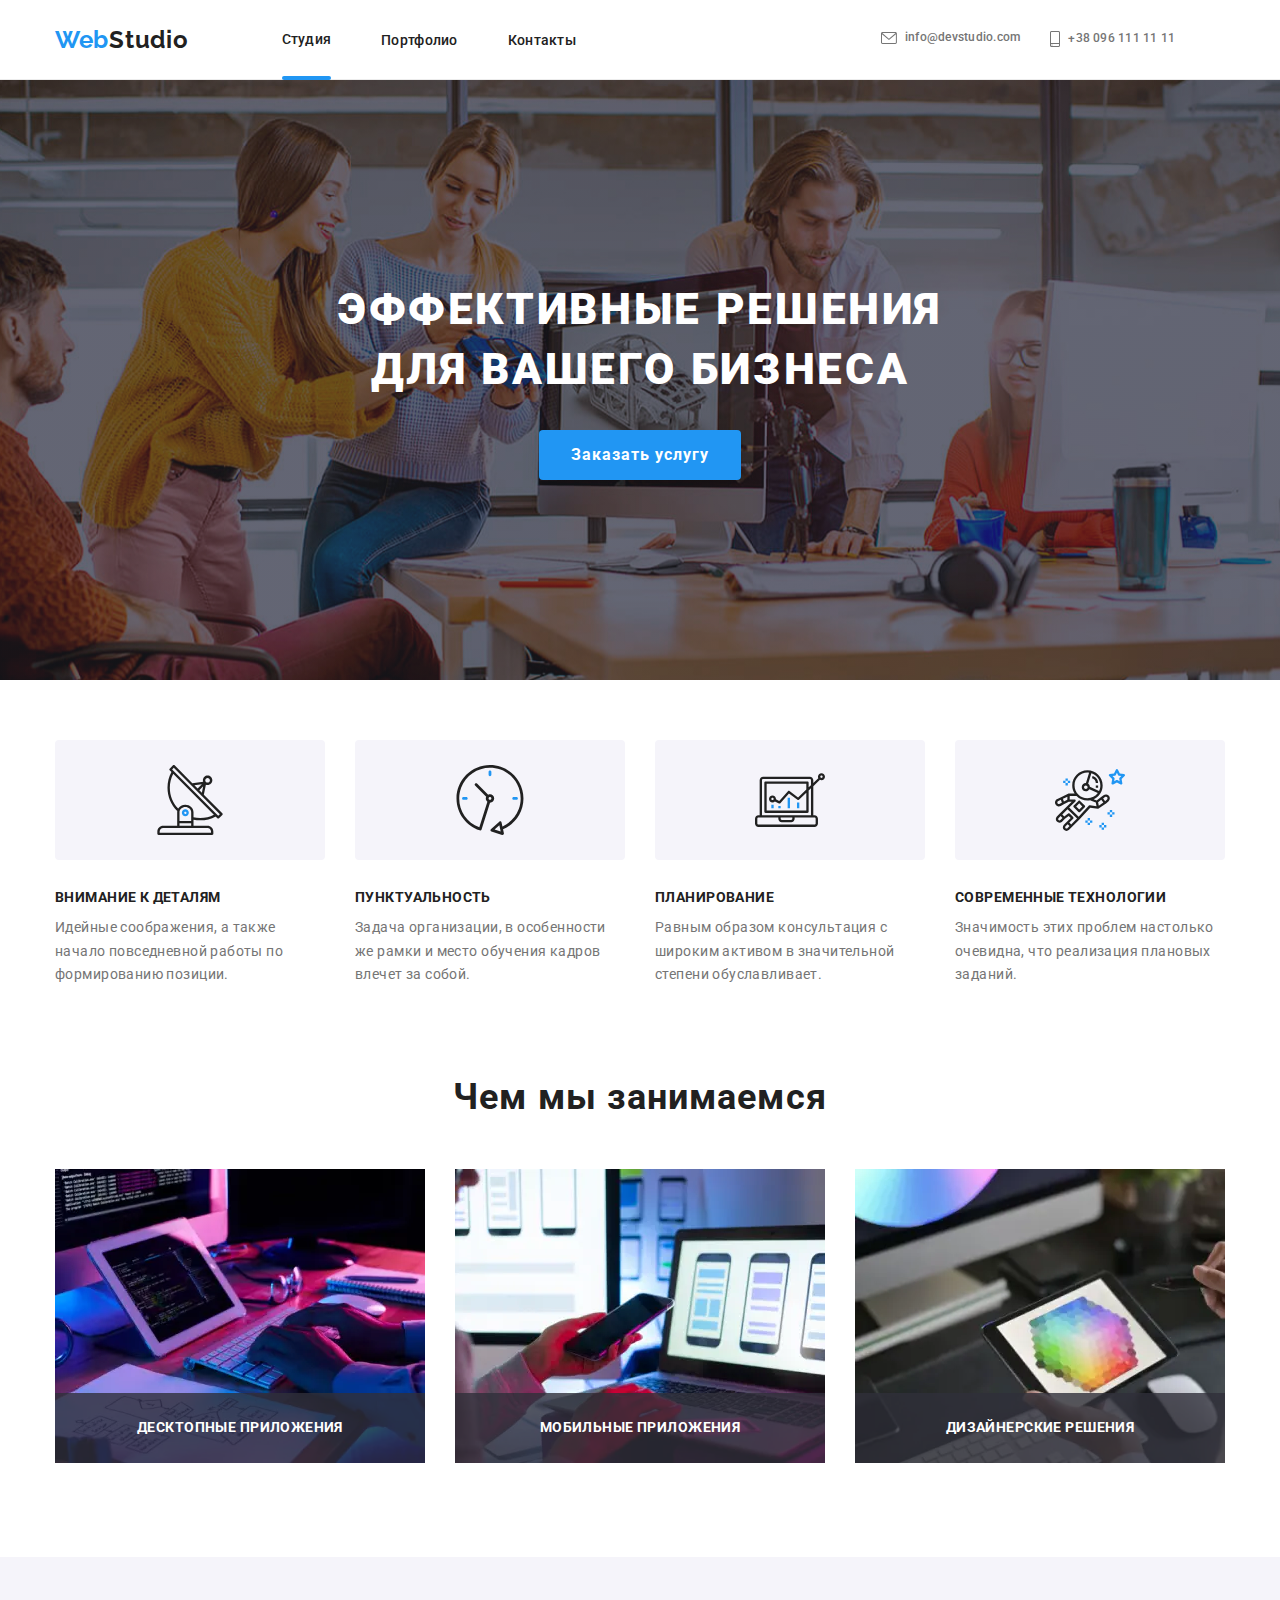
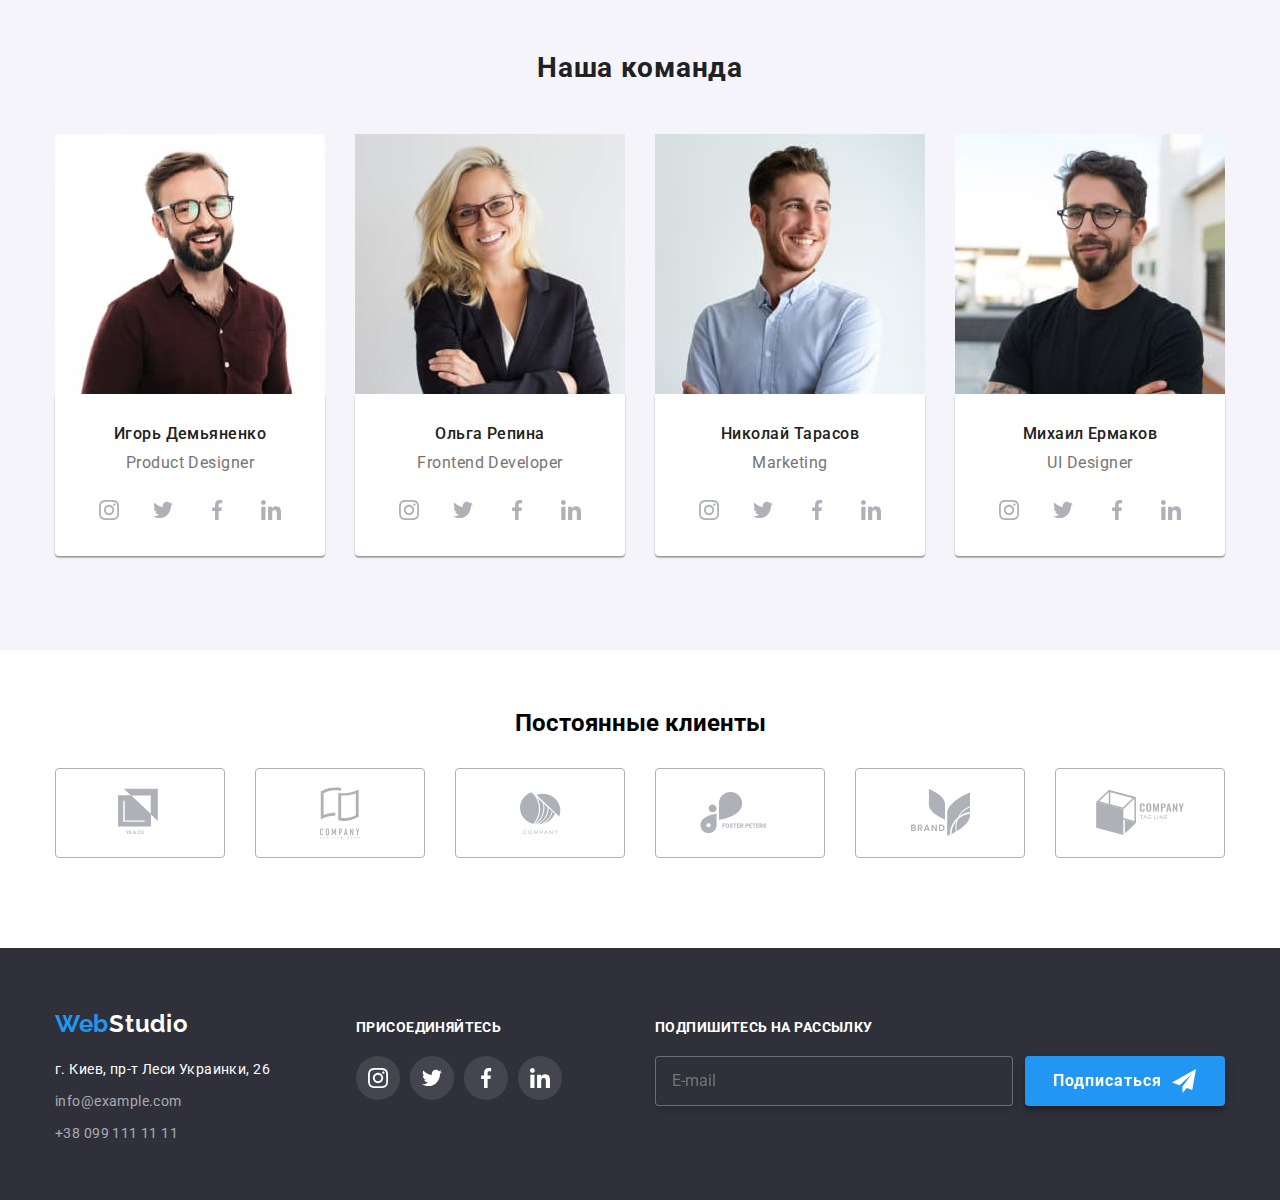
<file: index.html>
<!DOCTYPE html>
<html lang="ru">

<head>
    <meta charset="UTF-8" />
    <meta name="viewport" content="width=device-width, initial-scale=1.0" />
    <title lang="en">WeB Studio</title>
    <link rel="stylesheet"
        href="https://cdnjs.cloudflare.com/ajax/libs/modern-normalize/1.0.0/modern-normalize.min.css">
    <link rel="preconnect" href="https://fonts.gstatic.com">
    <link
        href="https://fonts.googleapis.com/css2?family=Raleway:wght@700&family=Roboto:wght@400;500;700;900&display=swap"
        rel="stylesheet">
    <link rel="stylesheet" href="./css/main.min.css">
</head>

<body>

    <!--Шапка-->


      <header class="header">
        <div class="container ">

            <nav class="navigation">
                <a href="#" class="logo logo-black"><span class="logo-header">Web</span>Studio</a>

                <!-- MOBILE -->
                <button type="button" class="menu-button is-open" aria-expanded="false" aria-controls="menu-container"
                    data-menu-button>
                    <svg width=" 40px" height="40px" aria-label="Переключатель мобильного меню">
                        <use class="icon-menu-mobile" href="./images/sprite.svg#icon-menu_mobile"></use>
                        <use class="icon-close-mobile" href="./images/sprite.svg#icon-close_mobile"></use>
                    </svg>
                </button>

                <div class="menu-container" id="menu-container is-open" data-menu>

                    <ul class="navigation-list">
                        <li class="navigation-list-item">
                            <a href="" class="navigation-list-link blue-border">Студия</a>
                        </li>
                        <li class="navigation-list-item">
                            <a href="portfolio.html" class="navigation-list-link ">Портфолио</a>
                        </li>
                        <li class="navigation-list-item">
                            <a href="" class="navigation-list-link">Контакты</a>
                        </li>
                    </ul>

                    

                     <!-- <div class="container-navigation-right"> -->

                         <ul class="navigation-list-information">

                            <div class="container-navigation-right">

                          <li class="navigation-list-item-link">
                            <div class="container-mail">
                            <a href="mailto:info@devstudio.com" class="header-mail">info@devstudio.com
                                <svg class="logo-link" width=16px height=12px>
                                    <use href="./images/sprite.svg#icon-mail"></use>
                                </svg>
                            </a>
                            </div>
                        </li>

                        <li class="navigation-list-item">
                            <div class="container-telefon">
                            <a href="tel:+380961111111" class="header-tel">+38 096 111 11 11
                                <svg class="logo-link" width=10px height=16px>
                                    <use href="./images/sprite.svg#icon-telefon"></use>
                                </svg>
                            </a>
                        </li>

                        </div>

                        </ul>
                     <!-- </div> -->

                       
                    
                </div>

            </nav>
        </div>

    </header>

    <!-- Герой -->
    <main>

         <section class="hero">
            <div class="container">

                <div class="container-title">
                    <h1 class="hero-title">Эффективные решения<br> для вашего бизнеса</h1>
                </div>

                <div class="container-link">
                    <button type="button" class="hero-link" data-modal-open>Заказать услугу</button>
                </div>

            </div>
        </section>

        <!-- Цели -->
         <section class="object">
            <div class="container">
                <h2 class="visually-hidden">Цели</h2>
                <ul class="object-list">
                    <div class="container-pack">
                <li class="object-list-item margin">
                        <div class="container-object">
                            <svg class="object-link" width="70px" height="70px">
                                <use href="./images/sprite.svg#icon-antenna"></use>
                            </svg>
                        </div>
                        <h3 class="object-list-title">Внимание к деталям</h3>
                        <p class="object-list-text">
                            Идейные соображения, а также начало повседневной работы по
                            формированию позиции.
                        </p>
                    </li>
                    <li class="object-list-item margin">
                        <div class="container-object">
                            <svg class="object-link" width="70px" height="70px">
                                <use href="./images/sprite.svg#icon-clock"></use>
                            </svg>
                        </div>
                        <h3 class="object-list-title">Пунктуальность</h3>
                        <p class="object-list-text">
                            Задача организации, в особенности же рамки и место обучения кадров
                            влечет за собой.
                        </p>
                    </li>
                    <li class="object-list-item margin">
                        <div class="container-object">
                            <svg class="object-link" width="70px" height="70px">
                                <use href="./images/sprite.svg#icon-computer"></use>
                            </svg>
                        </div>
                        <h3 class="object-list-title">Планирование</h3>
                        <p class="object-list-text">
                            Равным образом консультация с широким активом в значительной
                            степени обуславливает.
                        </p>
                    </li>
                    <li class="object-list-item margin">
                        <div class="container-object">
                            <svg class="object-link" width="70px" height="70px">
                                <use href="./images/sprite.svg#icon-humanstar"></use>
                            </svg>
                        </div>
                        <h3 class="object-list-title">Современные технологии</h3>
                        <p class="object-list-text">
                            Значимость этих проблем настолько очевидна, что реализация
                            плановых заданий.
                        </p>
                    </li>
                    </div>

                </ul>
            </div>

        </section>

        <!--Чем мы занимаемся-->

        <section class="lessons">
            <div class="container">
                <h2 class="lessons-title">Чем мы занимаемся</h2>

                <ul class="lessons-list">
                    <li class="lessons-list-item margin">

                     <picture class="command__list-picture">
                            <source srcset="./images/img.1-1x.webp 1x, ./images/img.1-2x.webp 2x"
                                media="(min-width: 1200px)" type="image/webp">
                            <source srcset="./images/img.1-1x.jpg 1x, ./images/img.1-2x.jpg 2x"
                                media="(min-width: 1200px)">
                            <img class="command-list-img" src="./images/img.1-1x.jpg" alt="печатает на клавиатуре" />
                     </picture>

                        <div class="container-lessons">
                            <p class="lessons-text">Десктопные приложения</p>
                        </div>
                    </li>
                    <li class="lessons-list-item margin">

                     <picture class="command__list-picture">
                            <source srcset="./images/img.2-1x.webp 1x, ./images/img.2-2x.webp 2x"
                                media="(min-width: 1200px)" type="image/webp">
                            <source srcset="./images/img.2-1x.jpg 1x, ./images/img.2-2x.jpg 2x"
                                media="(min-width: 1200px)">
                            <img class="command-list-img" src="./images/img.2-1x.jpg" alt="телефоны" />
                     </picture>

                        <div class="container-lessons">
                            <p class="lessons-text">Мобильные приложения</p>
                        </div>
                    </li>
                    <li class="lessons-list-item">

                     <picture class="command__list-picture">
                            <source srcset="./images/img.3-1x.webp 1x, ./images/img.3-2x.webp 2x"
                                media="(min-width: 1200px)" type="image/webp">
                            <source srcset="./images/img.3-1x.jpg 1x, ./images/img.3-2x.jpg 2x"
                                media="(min-width: 1200px)">
                            <img class="command-list-img" src="./images/img.3-1x.jpg" alt="планшет" />
                     </picture>         

                        <div class="container-lessons">
                            <p class="lessons-text">Дизайнерские решения</p>
                        </div>
                    </li>
                </ul>
            </div>

        </section>

        <!--Наша команда-->
        <section class="command">

            <div class="container">
                <h2 class="command-main-title">Наша команда</h2>
                
                <ul class="command-list">

                    <div class="container-command">
                        
                        <li class="command-list-item">


                        <picture class="command__list-picture">
                                    <source srcset="./images/person1-desktop.jpg 1x, ./images/person1-desktop@2x.jpg 2x"
                                        media="(min-width: 1200px)">
                                    <source srcset="./images/person1-tablet.jpg 1x, ./images/person1-tablet@2x.jpg 2x"
                                        media="(min-width: 768px)">
                                    <source srcset="./images/person1-mobile 1x, ./images/person1-mobile@2x.jpg 2x"
                                        media="(min-width: 468px)">
                                    <img class="command-list-img" src="./images/person1-mobile.jpg" alt="мужчина в очках" />
                        </picture>

                        <div class="container-profession">
                            <h3 class="command-title">Игорь Демьяненко</h3>
                            <p class="command-profession">Product Designer</p>
                            <div class="container-icon">
                                <ul class="command-list-icon">
                                    <li class="command-list-icon-item">
                                        <a class="command-list-link" href="">
                                            <svg class="command-list-icon" width="20px" height="20px">
                                                <use href="./images/sprite.svg#icon-instagram"></use>
                                            </svg>
                                        </a>
                                    </li>
                                    <li class="command-list-icon-item">
                                        <a class="command-list-link" href="">
                                            <svg class="command-list-icon" width="20px" height="20px">
                                                <use href="./images/sprite.svg#icon-twitter"></use>
                                            </svg>
                                        </a>
                                    </li>
                                    <li class="command-list-icon-item">
                                        <a class="command-list-link" href="">
                                            <svg class="command-list-icon" width="20px" height="20px">
                                                <use href="./images/sprite.svg#icon-facebook"></use>
                                            </svg>
                                        </a>
                                    </li>
                                    <li class="command-list-icon-item">
                                        <a class="command-list-link" href="">
                                            <svg class="command-list-icon" width="20px" height="20px">
                                                <use href="./images/sprite.svg#icon-linkedin"></use>
                                            </svg>
                                        </a>
                                    </li>
                                </ul>
                            </div>
                        </div>

                    <li class="command-list-item">
                        <picture class="command__list-picture">
                                    <source srcset="./images/person2-desktop.jpg 1x, ./images/person2-desktop@2x.jpg 2x"
                                        media="(min-width: 1200px)">
                                    <source srcset="./images/person2-tablet.jpg 1x, ./images/person2-tablet@2x.jpg 2x"
                                        media="(min-width: 768px)">
                                    <source srcset="./images/person2-mobile 1x, ./images/person2-mobile@2x.jpg 2x"
                                        media="(min-width: 468px)">
                                    <img class="command-list-img" src="./images/person2-mobile.jpg" alt="блондинка" />
                        </picture>
                        <div class="container-profession">
                            <h3 class="command-title">Ольга Репина</h3>
                            <p class="command-profession">Frontend Developer</p>
                            <div class="container-icon">
                                <ul class="command-list-icon">
                                    <li class="command-list-icon-item">
                                        <a class="command-list-link" href="">
                                            <svg class="command-list-icon" width="20px" height="20px">
                                                <use href="./images/sprite.svg#icon-instagram"></use>
                                            </svg>
                                        </a>
                                    </li>
                                    <li class="command-list-icon-item">
                                        <a class="command-list-link" href="">
                                            <svg class="command-list-icon" width="20px" height="20px">
                                                <use href="./images/sprite.svg#icon-twitter"></use>
                                            </svg>
                                        </a>
                                    </li>
                                    <li class="command-list-icon-item">
                                        <a class="command-list-link" href="">
                                            <svg class="command-list-icon" width="20px" height="20px">
                                                <use href="./images/sprite.svg#icon-facebook"></use>
                                            </svg>
                                        </a>
                                    </li>
                                    <li class="command-list-icon-item">
                                        <a class="command-list-link" href="">
                                            <svg class="command-list-icon" width="20px" height="20px">
                                                <use href="./images/sprite.svg#icon-linkedin"></use>
                                            </svg>
                                        </a>
                                    </li>
                                </ul>
                            </div>
                        </div>

                    </li>
                    <li class="command-list-item">

                        <picture class="command__list-picture">
                                    <source srcset="./images/person3-desktop.jpg 1x, ./images/person3-desktop@2x.jpg 2x"
                                        media="(min-width: 1200px)">
                                    <source srcset="./images/person3-tablet.jpg 1x, ./images/person3-tablet@2x.jpg 2x"
                                        media="(min-width: 768px)">
                                    <source srcset="./images/person3-mobile 1x, ./images/person3-mobile@2x.jpg 2x"
                                        media="(min-width: 468px)">
                                    <img class="command-list-img" src="./images/person3-mobile.jpg" alt="парень в рубашке" />
                        </picture>

                        <div class="container-profession">
                            <h3 class="command-title">Николай Тарасов</h3>
                            <p class="command-profession">Marketing</p>
                            <div class="container-icon">
                                <ul class="command-list-icon">
                                    <li class="command-list-icon-item">
                                        <a class="command-list-link" href="">
                                            <svg class="command-list-icon" width="20px" height="20px">
                                                <use href="./images/sprite.svg#icon-instagram"></use>
                                            </svg>
                                        </a>
                                    </li>
                                    <li class="command-list-icon-item">
                                        <a class="command-list-link" href="">
                                            <svg class="command-list-icon" width="20px" height="20px">
                                                <use href="./images/sprite.svg#icon-twitter"></use>
                                            </svg>
                                        </a>
                                    </li>
                                    <li class="command-list-icon-item">
                                        <a class="command-list-link" href="">
                                            <svg class="command-list-icon" width="20px" height="20px">
                                                <use href="./images/sprite.svg#icon-facebook"></use>
                                            </svg>
                                        </a>
                                    </li>
                                    <li class="command-list-icon-item">
                                        <a class="command-list-link" href="">
                                            <svg class="command-list-icon" width="20px" height="20px">
                                                <use href="./images/sprite.svg#icon-linkedin"></use>
                                            </svg>
                                        </a>
                                    </li>
                                </ul>
                            </div>
                        </div>

                    </li>
                    <li class="command-list-item">
                        <picture class="command__list-picture">
                                    <source srcset="./images/person4-desktop.jpg 1x, ./images/person4-desktop@2x.jpg 2x"
                                        media="(min-width: 1200px)">
                                    <source srcset="./images/person4-tablet.jpg 1x, ./images/person4-tablet@2x.jpg 2x"
                                        media="(min-width: 768px)">
                                    <source srcset="./images/person4-mobile 1x, ./images/person4-mobile@2x.jpg 2x"
                                        media="(min-width: 468px)">
                                    <img class="command-list-img" src="./images/person4-mobile.jpg" alt="мужчина в черной футболке" />
                        </picture>
                        <div class="container-profession">
                            <h3 class="command-title">Михаил Ермаков</h3>
                            <p class="command-profession">UI Designer</p>
                            <div class="container-icon">
                                <ul class="command-list-icon">
                                    <li class="command-list-icon-item">
                                        <a class="command-list-link" href="">
                                            <svg class="command-list-icon" width="20px" height="20px">
                                                <use href="./images/sprite.svg#icon-instagram"></use>
                                            </svg>
                                        </a>
                                    </li>
                                    <li class="command-list-icon-item">
                                        <a class="command-list-link" href="">
                                            <svg class="command-list-icon" width="20px" height="20px">
                                                <use href="./images/sprite.svg#icon-twitter"></use>
                                            </svg>
                                        </a>
                                    </li>
                                    <li class="command-list-icon-item">
                                        <a class="command-list-link" href="">
                                            <svg class="command-list-icon" width="20px" height="20px">
                                                <use href="./images/sprite.svg#icon-facebook"></use>
                                            </svg>
                                        </a>
                                    </li>
                                    <li class="command-list-icon-item">
                                        <a class="command-list-link" href="">
                                            <svg class="command-list-icon" width="20px" height="20px">
                                                <use href="./images/sprite.svg#icon-linkedin"></use>
                                            </svg>
                                        </a>
                                    </li>
                                </ul>
                            </div>
                        </div>
                    </li>
                    </div>
 
                </ul>
            </div>


        </section>

        <!-- Clients -->

         <section class="company-clients">

            <div class="container">
                <h2 class="main_title">Постоянные клиенты</h2>

                <ul class="company-clients-list">

        
                    <li class="company-item">
                        <a href="#" class="company-link">
                            <svg class="company-svg" width="44" height="50">
                                <use href="./images/sprite.svg#icon-client-1"></use>
                            </svg>
                        </a>
                    </li>
                    <li class="company-item">
                        <a href="#" class="company-link">
                            <svg class="company-svg" width="40" height="52">
                                <use href="./images/sprite.svg#icon-client-2"></use>
                            </svg>
                        </a>
                    </li>
                    <li class="company-item">
                        <a href="#" class="company-link">
                            <svg class="company-svg" width="41" height="42.6">
                                <use href="./images/sprite.svg#icon-client-3"></use>
                            </svg>
                        </a>
                    </li>
                    <li class="company-item">
                        <a href="#" class="company-link">
                            <svg class="company-svg" width="79.7" height="42">
                                <use href="./images/sprite.svg#icon-client-4"></use>
                            </svg>
                        </a>
                    </li>
                    <li class="company-item">
                        <a href="#" class="company-link">
                            <svg class="company-svg" width="59" height="47">
                                <use href="./images/sprite.svg#icon-client-5"></use>
                            </svg>
                        </a>
                    </li>
                    <li class="company-item">
                        <a href="#" class="company-link">
                            <svg class="company-svg" width="88.5" height="45.5">
                                <use href="./images/sprite.svg#icon-client-6"></use>
                            </svg>
                        </a>
                    </li> 

                </ul>

            </div>

        </section> 

    </main>

      <!-- Футер -->

    <footer class="footer">

        <div class="container">

          <div class="container-all">
                        <div class="container-primary">

                <a href="#" class="logo-footer"><span class="logo">Web</span>Studio</a>

                <address class="address">
                    <ul class="address-list">
                        <li class="address-list-item">
                            <a class="address-list-link" href="https://goo.gl/maps/AcYd8yKNyFsXZPgV9" target="_blank"
                                rel="noreferrer noopener">г. Киев, пр-т Леси Украинки, 26</a>
                        </li>
                        <li class="address-list-item">
                            <a class="address-list-link" href="mailto:info@example.com">info@example.com</a>
                        </li>
                        <li class="address-list-item">
                            <a class="address-list-link" href="tel:+380991111111">+38 099 111 11 11</a>
                        </li>
                    </ul>
                </address>
            </div>


            <div class="container-secondary">

                <p class="join join-center">
                    Присоединяйтесь
                </p>

                <ul class="command-list-icon">
                    <li class="command-list-icon-item">
                        <a class="command-list-link night" href="">
                            <svg class="command-list-icon white" width="20px" height="20px">
                                <use href="./images/sprite.svg#icon-instagram"></use>
                            </svg>
                        </a>
                    </li>
                    <li class="command-list-icon-item">
                        <a class="command-list-link night" href="">
                            <svg class="command-list-icon white" width="20px" height="20px">
                                <use href="./images/sprite.svg#icon-twitter"></use>
                            </svg>
                        </a>
                    </li>
                    <li class="command-list-icon-item">
                        <a class="command-list-link night" href="">
                            <svg class="command-list-icon white" width="20px" height="20px">
                                <use href="./images/sprite.svg#icon-facebook"></use>
                            </svg>
                        </a>
                    </li>
                    <li class="command-list-icon-item">
                        <a class="command-list-link night" href="">
                            <svg class="command-list-icon white" width="20px" height="20px">
                                <use href="./images/sprite.svg#icon-linkedin"></use>
                            </svg>
                        </a>
                    </li>
                </ul>
            </div>
          </div>

  

            <div class="container-form">

                <p class="mailing join">
                    Подпишитесь на рассылку
                </p>

                <form action="#" class="footer-modal-form">

                    
                    <input type="email" name="email" placeholder="E-mail" class="footer-modal-input">
                    

                    <div class="container-button">
                        <button type="button" class="button-subscribe">Подписаться
                            <svg class="subscribe-icon" width="24px" height="24px">
                                <use href="./images/sprite.svg#icon-telegram"></use>
                            </svg>
                        </button>
                    </div>

                </form>
            </div>
        </div>

    </footer>

    <div class="backdrop is-hidden" data-modal>
        <div class="modal">
            <button type="button" class="close-btn" data-modal-close>
                <svg class="icon-btn" width="18px" height="18px">
                    <use href="./images/sprite.svg#icon-close"></use>
                </svg>
            </button>

            <div class="container-form-modal">

                <p class="form-modal-text">Оставьте свои данные, мы вам перезвоним</p>

                <form action="#" class="modal-form">

                    <label class="modal-form-label">Имя
                        <span class="modal-form-input-wrapper">
                            <input type="text" name="name" class="modal-form-input">
                            <span class="modal-form-name">
                                <svg class="modal-form-name-icon" width="18px" height="18px">
                                    <use href="./images/sprite.svg#icon-modal-name"></use>
                                </svg>
                            </span>
                        </span>
                    </label>


                    <label class="modal-form-label">Телефон
                        <span class="modal-form-input-wrapper">
                            <input type="tel" name="telefon" class="modal-form-input">
                            <span class="modal-form-name">
                                <svg class="modal-form-name-icon" width="18px" height="18px">
                                    <use href="./images/sprite.svg#icon-modal-telefon"></use>
                                </svg>
                            </span>
                        </span>

                    </label>

                    <label class="modal-form-label">Почта
                        <span class="modal-form-input-wrapper">
                            <input type="email" name="email" class="modal-form-input">
                            <span class="modal-form-name">
                                <svg class="modal-form-name-icon" width="18px" height="18px">
                                    <use href="./images/sprite.svg#icon-modal-email"></use>
                                </svg>
                            </span>
                        </span>
                    </label>

                    <label class="modal-form-label">Комментарий
                        <textarea class="modal-form-message" name="message" placeholder="Введите текст"></textarea>
                    </label>

                    <input id="policy" type="checkbox" name="user-policy" value="accept-policy"
                        class="modal-checkbox-policy visually-hidden">

                    <label for="policy" class="modal-input-policy">Соглашаюсь с рассылкой и принимаю&nbsp;<a href="#"
                            class="link-policy">Условия договора</a></label>

                    <button type="submit" class="modal-form-button">Отправить</button>
                </form>
            </div>

        </div>
    </div>
    <script src="./js/modal.js"></script>
    <script src="./js/menu.js"></script>
</body>

</html>
</file>
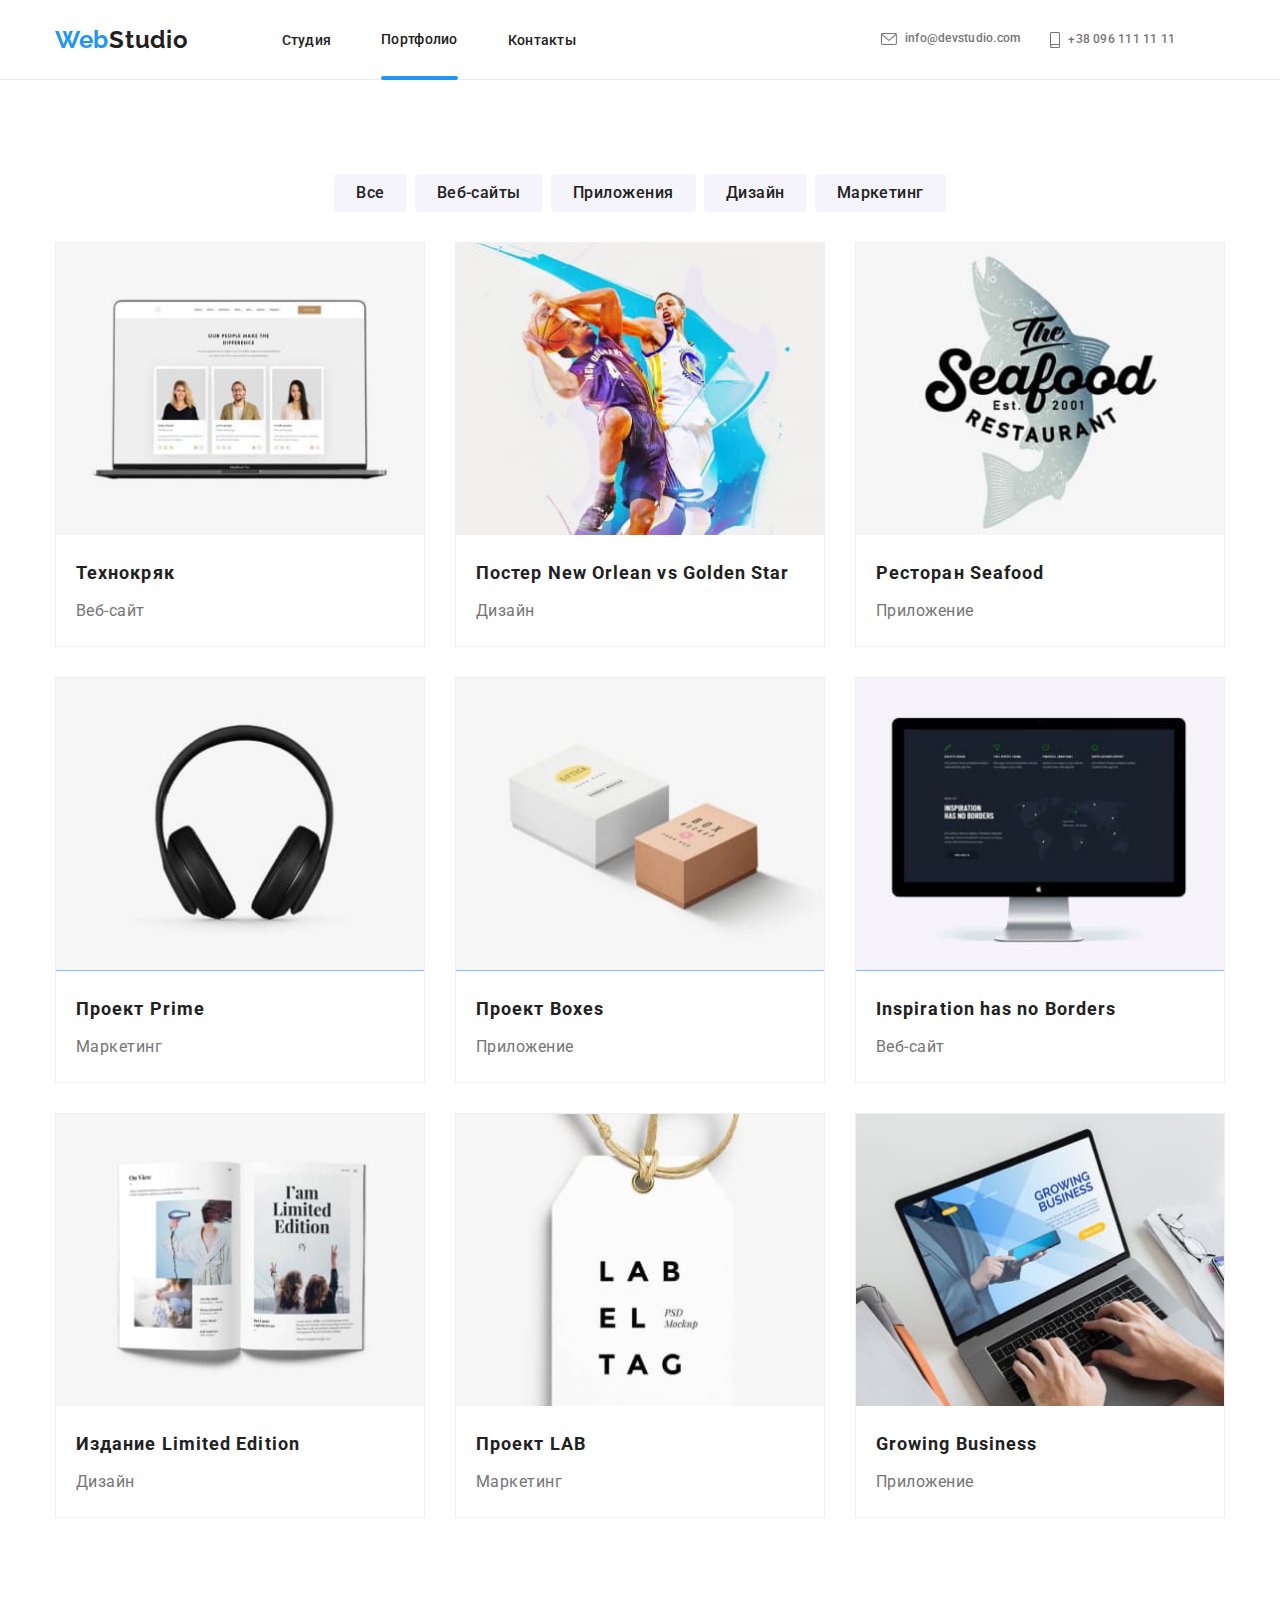
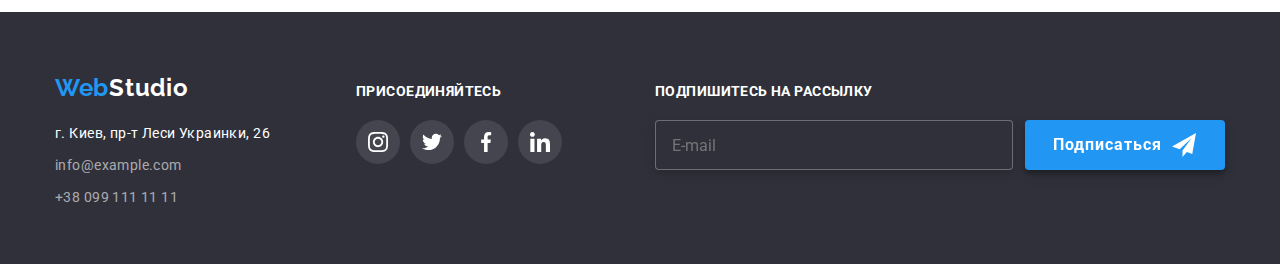
<file: portfolio.html>
<!DOCTYPE html>
<html lang="ru">

<head>
    <meta charset="UTF-8" />
    <meta name="viewport" content="width=device-width, initial-scale=1.0" />
    <title lang="en">WeB Studio</title>
    <link rel="stylesheet"
        href="https://cdnjs.cloudflare.com/ajax/libs/modern-normalize/1.0.0/modern-normalize.min.css" />
    <link rel="preconnect" href="https://fonts.gstatic.com" />
    <link
        href="https://fonts.googleapis.com/css2?family=Raleway:wght@700&family=Roboto:wght@400;500;700;900&display=swap"
        rel="stylesheet" />
        <link rel="stylesheet" href="./css/main.min.css">
</head>

<body>

    <!--Шапка-->

      <header class="header">
        <div class="container ">

            <nav class="navigation">
                <a href="#" class="logo logo-black"><span class="logo-header">Web</span>Studio</a>

                <!-- MOBILE -->
                <button type="button" class="menu-button is-open" aria-expanded="false" aria-controls="menu-container"
                    data-menu-button>
                    <svg width=" 40px" height="40px" aria-label="Переключатель мобильного меню">
                        <use class="icon-menu-mobile" href="./images/sprite.svg#icon-menu_mobile"></use>
                        <use class="icon-close-mobile" href="./images/sprite.svg#icon-close_mobile"></use>
                    </svg>
                </button>

                <div class="menu-container" id="menu-container is-open" data-menu>

                    <ul class="navigation-list">
                        <li class="navigation-list-item">
                            <a href="index.html" class="navigation-list-link">Студия</a>
                        </li>
                        <li class="navigation-list-item">
                            <a href="portfolio.html" class="navigation-list-link blue-border">Портфолио</a>
                        </li>
                        <li class="navigation-list-item">
                            <a href="" class="navigation-list-link">Контакты</a>
                        </li>
                    </ul>

                    

                     <!-- <div class="container-navigation-right"> -->

                         <ul class="navigation-list-information">

                            <div class="container-navigation-right">

                          <li class="navigation-list-item-link">
                            <div class="container-mail">
                            <a href="mailto:info@devstudio.com" class="header-mail">info@devstudio.com
                                <svg class="logo-link" width=16px height=12px>
                                    <use href="./images/sprite.svg#icon-mail"></use>
                                </svg>
                            </a>
                            </div>
                        </li>

                        <li class="navigation-list-item">
                            <div class="container-telefon">
                            <a href="tel:+380961111111" class="header-tel">+38 096 111 11 11
                                <svg class="logo-link" width=10px height=16px>
                                    <use href="./images/sprite.svg#icon-telefon"></use>
                                </svg>
                            </a>
                        </li>

                        </div>

                        </ul>
                     <!-- </div> -->

                       
                    
                </div>

            </nav>
        </div>

    </header>

    <main>
        <!-- Кнопки -->

        <section class="main-button">
            <div class="container">
                <h2 class="visually-hidden">Виды навигации</h2>

                <ul class="button-list">
                    <li class="button-list-item">
                        <button class="button-active" type="button">Все</button>
                    </li>
                    <li class="button-list-item">
                        <button class="button-active" type="button">Веб-сайты</button>
                    </li>
                    <li class="button-list-item">
                        <button class="button-active" type="button">Приложения</button>
                    </li>
                    <li class="button-list-item">
                        <button class="button-active" type="button">Дизайн</button>
                    </li>
                    <li class="button-list-item">
                        <button class="button-active" type="button">Маркетинг</button>
                    </li>
                </ul>
            </div>
        </section>

        <!-- Услуги -->

        <section class="poster">
            <div class="container">

                <ul class="poster-list">

                       <div class="container-poster">
                           <li class="poster-list-item">
                        <a href="#" class="poster-link">
                            <div class="poster-list-item-img-wrapper">

                                <picture class="command__list-picture">
                                    <source srcset="./images/portfolio-desktop-1.jpg 1x, ./images/portfolio-desktop-1@2x.jpg 2x"
                                        media="(min-width: 1200px)">
                                    <source srcset="./images/portfolio-tablet-1.jpg 1x, ./images/portfolio-tablet-1@2x.jpg 2x"
                                        media="(min-width: 768px)">
                                    <source srcset="./images/portfolio-mobile-1.jpg 1x, ./images/portfolio-mobile-1@2x.jpg 2x"
                                        media="(min-width: 468px)">
                                    <img class="command-list-img" src="./images/portfolio-mobile-1.jpg" alt="ноутбук с людьми" />
                                </picture>

                                <p class="poster-overlay">
                                    Технокряк это современная площадка распространения
                                    коронавируса. Компании используют эту платформу для
                                    цифрового шпионажа и атак на защищённые сервера конкурентов
                                </p>
                            </div>
                            <h3 class="poster-title">Технокряк</h3>
                            <p class="poster-text">Веб-сайт</p>
                        </a>
                    </li>

                    <li class="poster-list-item">
                        <a href="#" class="poster-link">
                            <div class="poster-list-item-img-wrapper">
                                <picture class="command__list-picture">
                                    <source srcset="./images/portfolio-desktop-2.jpg 1x, ./images/portfolio-desktop-2@2x.jpg 2x"
                                        media="(min-width: 1200px)">
                                    <source srcset="./images/portfolio-tablet-2.jpg 1x, ./images/portfolio-tablet-2@2x.jpg 2x"
                                        media="(min-width: 768px)">
                                    <source srcset="./images/portfolio-mobile-2.jpg 1x, ./images/portfolio-mobile-2@2x.jpg 2x"
                                        media="(min-width: 468px)">
                                    <img class="command-list-img" src="./images/portfolio-mobile-2.jpg" alt="ноутбук с людьми" />
                                </picture>
                                <p class="poster-overlay">
                                    Технокряк это современная площадка распространения
                                    коронавируса. Компании используют эту платформу для
                                    цифрового шпионажа и атак на защищённые сервера конкурентов
                                </p>
                            </div>
                            <h3 class="poster-title">Постер New Orlean vs Golden Star</h3>
                            <p class="poster-text">Дизайн</p>
                        </a>
                    </li>
                    <li class="poster-list-item">
                        <a href="#" class="poster-link">
                            <div class="poster-list-item-img-wrapper">
                                <picture class="command__list-picture">
                                    <source srcset="./images/portfolio-desktop-3.jpg 1x, ./images/portfolio-desktop-3@2x.jpg 2x"
                                        media="(min-width: 1200px)">
                                    <source srcset="./images/portfolio-tablet-3.jpg 1x, ./images/portfolio-tablet-3@2x.jpg 2x"
                                        media="(min-width: 768px)">
                                    <source srcset="./images/portfolio-mobile-3.jpg 1x, ./images/portfolio-mobile-3@2x.jpg 2x"
                                        media="(min-width: 468px)">
                                    <img class="command-list-img" src="./images/portfolio-mobile-3.jpg" alt="ноутбук с людьми" />
                                </picture>
                                <p class="poster-overlay">
                                    Технокряк это современная площадка распространения
                                    коронавируса. Компании используют эту платформу для
                                    цифрового шпионажа и атак на защищённые сервера конкурентов
                                </p>
                            </div>
                            <h3 class="poster-title">Ресторан Seafood</h3>
                            <p class="poster-text">Приложение</p>
                        </a>
                    </li>
                    <li class="poster-list-item">
                        <a href="#" class="poster-link">
                            <div class="poster-list-item-img-wrapper">
                                <picture class="command__list-picture">
                                    <source srcset="./images/portfolio-desktop-4.jpg 1x, ./images/portfolio-desktop-4@2x.jpg 2x"
                                        media="(min-width: 1200px)">
                                    <source srcset="./images/portfolio-tablet-4.jpg 1x, ./images/portfolio-tablet-4@2x.jpg 2x"
                                        media="(min-width: 768px)">
                                    <source srcset="./images/portfolio-mobile-4.jpg 1x, ./images/portfolio-mobile-4@2x.jpg 2x"
                                        media="(min-width: 468px)">
                                    <img class="command-list-img" src="./images/portfolio-mobile-4.jpg" alt="ноутбук с людьми" />
                                </picture>
                                <p class="poster-overlay">
                                    Технокряк это современная площадка распространения
                                    коронавируса. Компании используют эту платформу для
                                    цифрового шпионажа и атак на защищённые сервера конкурентов
                                </p>
                            </div>
                            <h3 class="poster-title">Проект Prime</h3>
                            <p class="poster-text">Маркетинг</p>
                        </a>
                    </li>
                    <li class="poster-list-item">
                        <a href="#" class="poster-link">
                            <div class="poster-list-item-img-wrapper">
                                <picture class="command__list-picture">
                                    <source srcset="./images/portfolio-desktop-5.jpg 1x, ./images/portfolio-desktop-5@2x.jpg 2x"
                                        media="(min-width: 1200px)">
                                    <source srcset="./images/portfolio-tablet-5.jpg 1x, ./images/portfolio-tablet-5@2x.jpg 2x"
                                        media="(min-width: 768px)">
                                    <source srcset="./images/portfolio-mobile-5.jpg 1x, ./images/portfolio-mobile-5@2x.jpg 2x"
                                        media="(min-width: 468px)">
                                    <img class="command-list-img" src="./images/portfolio-mobile-5.jpg" alt="ноутбук с людьми" />
                                </picture>
                                <p class="poster-overlay">
                                    Технокряк это современная площадка распространения
                                    коронавируса. Компании используют эту платформу для
                                    цифрового шпионажа и атак на защищённые сервера конкурентов
                                </p>
                            </div>
                            <h3 class="poster-title">Проект Boxes</h3>
                            <p class="poster-text">Приложение</p>
                        </a>
                    </li>
                    <li class="poster-list-item">
                        <a href="#" class="poster-link">
                            <div class="poster-list-item-img-wrapper">
                                <picture class="command__list-picture">
                                    <source srcset="./images/portfolio-desktop-6.jpg 1x, ./images/portfolio-desktop-6@2x.jpg 2x"
                                        media="(min-width: 1200px)">
                                    <source srcset="./images/portfolio-tablet-6.jpg 1x, ./images/portfolio-tablet-6@2x.jpg 2x"
                                        media="(min-width: 768px)">
                                    <source srcset="./images/portfolio-mobile-6.jpg 1x, ./images/portfolio-mobile-6@2x.jpg 2x"
                                        media="(min-width: 468px)">
                                    <img class="command-list-img" src="./images/portfolio-mobile-6.jpg" alt="ноутбук с людьми" />
                                </picture>
                                <p class="poster-overlay">
                                    Технокряк это современная площадка распространения
                                    коронавируса. Компании используют эту платформу для
                                    цифрового шпионажа и атак на защищённые сервера конкурентов
                                </p>
                            </div>
                            <h3 class="poster-title" lang="en">
                                Inspiration has no Borders
                            </h3>
                            <p class="poster-text">Веб-сайт</p>
                        </a>
                    </li>
                    <li class="poster-list-item">
                        <a href="#" class="poster-link">
                            <div class="poster-list-item-img-wrapper">
                                <picture class="command__list-picture">
                                    <source srcset="./images/portfolio-desktop-7.jpg 1x, ./images/portfolio-desktop-7@2x.jpg 2x"
                                        media="(min-width: 1200px)">
                                    <source srcset="./images/portfolio-tablet-7.jpg 1x, ./images/portfolio-tablet-7@2x.jpg 2x"
                                        media="(min-width: 768px)">
                                    <source srcset="./images/portfolio-mobile-7.jpg 1x, ./images/portfolio-mobile-7@2x.jpg 2x"
                                        media="(min-width: 468px)">
                                    <img class="command-list-img" src="./images/portfolio-mobile-7.jpg" alt="ноутбук с людьми" />
                                </picture>
                                <p class="poster-overlay">
                                    Технокряк это современная площадка распространения
                                    коронавируса. Компании используют эту платформу для
                                    цифрового шпионажа и атак на защищённые сервера конкурентов
                                </p>
                            </div>
                            <h3 class="poster-title">Издание Limited Edition</h3>
                            <p class="poster-text">Дизайн</p>
                        </a>
                    </li>
                    <li class="poster-list-item">
                        <a href="#" class="poster-link">
                            <div class="poster-list-item-img-wrapper">
                                <picture class="command__list-picture">
                                    <source srcset="./images/portfolio-desktop-8.jpg 1x, ./images/portfolio-desktop-8@2x.jpg 2x"
                                        media="(min-width: 1200px)">
                                    <source srcset="./images/portfolio-tablet-8.jpg 1x, ./images/portfolio-tablet-8@2x.jpg 2x"
                                        media="(min-width: 768px)">
                                    <source srcset="./images/portfolio-mobile-8.jpg 1x, ./images/portfolio-mobile-8@2x.jpg 2x"
                                        media="(min-width: 468px)">
                                    <img class="command-list-img" src="./images/portfolio-mobile-8.jpg" alt="ноутбук с людьми" />
                                </picture>
            
                                <p class="poster-overlay">
                                    Технокряк это современная площадка распространения
                                    коронавируса. Компании используют эту платформу для
                                    цифрового шпионажа и атак на защищённые сервера конкурентов
                                </p>
                            </div>
                            <h3 class="poster-title">Проект LAB</h3>
                            <p class="poster-text">Маркетинг</p>
                        </a>
                    </li>
                    <li class="poster-list-item">
                        <a href="#" class="poster-link">
                            <div class="poster-list-item-img-wrapper">
                                <picture class="command__list-picture">
                                    <source srcset="./images/portfolio-desktop-9.jpg 1x, ./images/portfolio-desktop-9@2x.jpg 2x"
                                        media="(min-width: 1200px)">
                                    <source srcset="./images/portfolio-tablet-9.jpg 1x, ./images/portfolio-tablet-9@2x.jpg 2x"
                                        media="(min-width: 768px)">
                                    <source srcset="./images/portfolio-mobile-9.jpg 1x, ./images/portfolio-mobile-9@2x.jpg 2x"
                                        media="(min-width: 468px)">
                                    <img class="command-list-img" src="./images/portfolio-mobile-9.jpg" alt="ноутбук с людьми" />
                                </picture>
                                <p class="poster-overlay">
                                    Технокряк это современная площадка распространения
                                    коронавируса. Компании используют эту платформу для
                                    цифрового шпионажа и атак на защищённые сервера конкурентов
                                </p>
                            </div>
                            <h3 class="poster-title" lang="en">Growing Business</h3>
                            <p class="poster-text">Приложение</p>
                        </a>
                    </li>
                       </div>

                    
                </ul>
            </div>
        </section>
        </main>

    <!--Футер-->
    <footer class="footer">

        <div class="container">

          <div class="container-all">
                        <div class="container-primary">

                <a href="#" class="logo-footer"><span class="logo">Web</span>Studio</a>

                <address class="address">
                    <ul class="address-list">
                        <li class="address-list-item">
                            <a class="address-list-link" href="https://goo.gl/maps/AcYd8yKNyFsXZPgV9" target="_blank"
                                rel="noreferrer noopener">г. Киев, пр-т Леси Украинки, 26</a>
                        </li>
                        <li class="address-list-item">
                            <a class="address-list-link" href="mailto:info@example.com">info@example.com</a>
                        </li>
                        <li class="address-list-item">
                            <a class="address-list-link" href="tel:+380991111111">+38 099 111 11 11</a>
                        </li>
                    </ul>
                </address>
            </div>


            <div class="container-secondary">

                <p class="join">
                    Присоединяйтесь
                </p>

                <ul class="command-list-icon">
                    <li class="command-list-icon-item">
                        <a class="command-list-link night" href="">
                            <svg class="command-list-icon white" width="20px" height="20px">
                                <use href="./images/sprite.svg#icon-instagram"></use>
                            </svg>
                        </a>
                    </li>
                    <li class="command-list-icon-item">
                        <a class="command-list-link night" href="">
                            <svg class="command-list-icon white" width="20px" height="20px">
                                <use href="./images/sprite.svg#icon-twitter"></use>
                            </svg>
                        </a>
                    </li>
                    <li class="command-list-icon-item">
                        <a class="command-list-link night" href="">
                            <svg class="command-list-icon white" width="20px" height="20px">
                                <use href="./images/sprite.svg#icon-facebook"></use>
                            </svg>
                        </a>
                    </li>
                    <li class="command-list-icon-item">
                        <a class="command-list-link night" href="">
                            <svg class="command-list-icon white" width="20px" height="20px">
                                <use href="./images/sprite.svg#icon-linkedin"></use>
                            </svg>
                        </a>
                    </li>
                </ul>
            </div>
          </div>

  

            <div class="container-form">

                <p class="mailing join">
                    Подпишитесь на рассылку
                </p>

                <form action="#" class="footer-modal-form">

                    
                    <input type="email" name="email" placeholder="E-mail" class="footer-modal-input">
                    

                    <div class="container-button">
                        <button type="button" class="button-subscribe">Подписаться
                            <svg class="subscribe-icon" width="24px" height="24px">
                                <use href="./images/sprite.svg#icon-telegram"></use>
                            </svg>
                        </button>
                    </div>

                </form>
            </div>
        </div>

    </footer>
    
    
    <script src="./js/modal.js"></script>
    <script src="./js/menu.js"></script>
</body>

</html>
</file>
<file: css/main.min.css>
.visually-hidden{position:absolute;width:1px;height:1px;margin:-1px;border:0;padding:0;white-space:nowrap;-webkit-clip-path:inset(100%);clip-path:inset(100%);clip:rect(0 0 0 0);overflow:hidden}:root{--main-text: Roboto, sans-serif;--logo-text: Raleway, sans-serif;--black-color: #212121;--blue-color: #2196f3;--grey-color: #757575;--white-color: #ffffff;--address-link-color: rgba(255, 255, 255, 0.6);--time-color: color 250ms cubic-bezier(0.4, 0, 0.2, 1);--time-background: background 250ms cubic-bezier(0.4, 0, 0.2, 1);--time-fill: fill 250ms cubic-bezier(0.4, 0, 0.2, 1);--cubic:cubic-bezier(0.4, 0, 0.2, 1)}body{font-family:var(--main-text);font-style:normal}ul{list-style:none}ul,ol{margin:0;padding:0}h1,h2,h3,h4,h5,h6{margin:0}p{margin:0}img{display:block;max-width:100%;height:auto}a{text-decoration:none}.container{width:100%;padding-left:15px;padding-right:15px;margin:0 auto}@media screen and (min-width: 480px){.container{max-width:480px}}@media screen and (min-width: 768px){.container{max-width:768px}}@media screen and (min-width: 1200px){.container{max-width:1200px}}@media screen and (max-width: 767px) and (min-width: 320px){.blue-border{position:relative;display:inline-block;padding-bottom:32px;height:33px}.blue-border:after{position:absolute;display:inline-block;content:'';bottom:0px;right:0px;width:100%;height:4px;border-radius:2px;background:var(--blue-color)}.logo-link{margin-right:10px}.navigation-list-information .header-mail,.navigation-list-information .header-tel{display:-webkit-box;display:-ms-flexbox;display:flex;-webkit-box-orient:horizontal;-webkit-box-direction:reverse;-ms-flex-direction:row-reverse;flex-direction:row-reverse;-webkit-box-align:center;-ms-flex-align:center;align-items:center;-webkit-box-pack:center;-ms-flex-pack:center;justify-content:center;fill:var(--grey-color);-webkit-transition:var(--time-color);transition:var(--time-color)}.navigation-list-item:not(:last-child){margin-bottom:40px}.navigation-list-information{display:inline-block}.header-mail{margin-bottom:16px}.header .container{display:-webkit-box;display:-ms-flexbox;display:flex;-webkit-box-align:center;-ms-flex-align:center;align-items:center;-webkit-box-pack:justify;-ms-flex-pack:justify;justify-content:space-between}.header{height:60px;border-bottom:1px solid #ececec;position:relative;-webkit-box-align:center;-ms-flex-align:center;align-items:center;display:-webkit-box;display:-ms-flexbox;display:flex}.navigation{height:60px;display:contents}.header-tel,.header-mail{color:var(--grey-color);text-decoration:none;padding-top:1px;padding-bottom:1px;display:-webkit-box;display:-ms-flexbox;display:flex;-webkit-box-align:center;-ms-flex-align:center;align-items:center;-webkit-box-pack:center;-ms-flex-pack:center;justify-content:center;-webkit-box-orient:horizontal;-webkit-box-direction:reverse;-ms-flex-direction:row-reverse;flex-direction:row-reverse}.menu-button{display:-webkit-inline-box;display:-ms-inline-flexbox;display:inline-flex;margin:0;padding:0;border:none;background-color:transparent}.menu-button .icon-menu-mobile{display:none}.menu-button .icon-menu-mobile:hover,.menu-button .icon-menu-mobile:focus{fill:var(--blue-color)}.menu-button.is-open .icon-menu-mobile{display:block}.icon-menu-mobile:hover,.icon-menu-mobile:focus{fill:var(--blue-color)}.menu-button.is-open .icon-close-mobile{display:none}.icon-close-mobile:hover,.icon-close-mobile:focus{fill:var(--blue-color)}.menu-container{display:none;position:absolute;top:100%;left:0;width:100%;background-color:green;height:393.5px;width:100%;text-align:center;background-color:white;z-index:100}.menu-container.is-open{display:block}.navigation-list{padding-top:60px;padding-bottom:60px}.navigation-list-information{padding-bottom:60px}}.logo-header{color:var(--blue-color)}.logo-header,.logo,.logo-footer{font-family:var(--logo-text);font-weight:700;font-size:24px;line-height:1.16;letter-spacing:0.03em;text-decoration:none}.navigation-list-link{font-weight:500;font-size:14px;line-height:1.14;letter-spacing:0.02em;display:inline-block}@media screen and (max-width: 767px){.navigation-list-link{font-weight:500;font-size:18px;line-height:1.16;letter-spacing:0.02em;display:inline-block}}.header-mail,.header-tel{font-weight:500;font-size:12px;line-height:1.16;letter-spacing:0.02em}@media screen and (max-width: 767px){.header-mail,.header-tel{font-weight:500;font-size:18px;line-height:1.16;letter-spacing:0.02em;display:inline-block}}.navigation-list-link{color:var(--black-color)}.header-mail,.header-tel,.address-list-link{color:var(--grey-color);text-decoration:none}.navigation-list-link{-webkit-transition:var(--time-color);transition:var(--time-color)}.navigation-list-link:hover,.navigation-list-link:focus{color:var(--blue-color)}.header-tel:hover,.header-tel:focus,.header-mail:hover,.header-mail:focus{color:var(--blue-color)}.header-tel:hover .logo-link,.header-tel:focus .logo-link,.header-mail:hover .logo-link,.header-mail:focus .logo-link{fill:var(--blue-color)}.navigation .logo{color:var(--black-color)}@media screen and (min-width: 768px){.menu-button{display:none}.header{height:80px;border-bottom:1px solid #ececec;position:relative}.header .container{display:-webkit-box;display:-ms-flexbox;display:flex;height:80px}.container-mail,.container-telefon{display:inline-block}.navigation{display:-webkit-box;display:-ms-flexbox;display:flex;-webkit-box-align:center;-ms-flex-align:center;align-items:center}.menu-container{display:-webkit-box;display:-ms-flexbox;display:flex}.navigation-list{display:-webkit-box;display:-ms-flexbox;display:flex;-webkit-box-align:center;-ms-flex-align:center;align-items:center}.navigation-list-item:not(:last-child){margin-right:50px}.navigation-list-information{margin-left:88px}.logo-link{margin-right:8px;fill:var(--grey-color)}.navigation .logo{color:var(--black-color);margin-right:88px}.navigation .logo-header{color:var(--blue-color)}.navigation-list-item-link{margin-bottom:10px}.blue-border{position:relative;display:inline-block;padding-bottom:32px;padding-top:32px;height:80px}.blue-border:after{position:absolute;display:inline-block;content:'';bottom:0px;right:0px;width:100%;height:4px;border-radius:2px;background:var(--blue-color)}.navigation-list-information .header-mail,.navigation-list-information .header-tel{display:-webkit-box;display:-ms-flexbox;display:flex;-webkit-box-orient:horizontal;-webkit-box-direction:reverse;-ms-flex-direction:row-reverse;flex-direction:row-reverse;-webkit-box-align:center;-ms-flex-align:center;align-items:center;-webkit-box-pack:center;-ms-flex-pack:center;justify-content:center;fill:var(--grey-color);-webkit-transition:var(--time-color);transition:var(--time-color)}.header-tel,.header-mail{padding-top:1px;padding-bottom:1px}.container-telefon{display:-webkit-box;display:-ms-flexbox;display:flex}.container-navigation-right{padding-top:17px}}@media screen and (min-width: 1200px){.navigation-list-information{margin-left:305px}.container-navigation-right{padding-top:0px;display:-webkit-box;display:-ms-flexbox;display:flex}.navigation .logo{margin-right:93px}.navigation-list-item-link{margin-bottom:0px}.container-mail{margin-right:30px}.menu-container{display:-webkit-box;display:-ms-flexbox;display:flex;-webkit-box-align:baseline;-ms-flex-align:baseline;align-items:baseline}}.hero{background:var(--white-color);background-image:-webkit-gradient(linear, left top, left bottom, from(rgba(47,48,58,0.4)), to(rgba(47,48,58,0.4))),url(../images/mobile/hero-mobile-min.jpg);background-image:linear-gradient(rgba(47,48,58,0.4), rgba(47,48,58,0.4)),url(../images/mobile/hero-mobile-min.jpg);background-repeat:no-repeat;background-position:center top;background-size:480px 400px}@media screen and (min-width: 768px){.hero{background-image:-webkit-gradient(linear, left top, left bottom, from(rgba(47,48,58,0.4)), to(rgba(47,48,58,0.4))),url(../images/mobile/hero_tablet-1x.jpg);background-image:linear-gradient(rgba(47,48,58,0.4), rgba(47,48,58,0.4)),url(../images/mobile/hero_tablet-1x.jpg);background-size:768px 400px}}@media screen and (min-width: 1200px){.hero{background-image:-webkit-gradient(linear, left top, left bottom, from(rgba(47,48,58,0.4)), to(rgba(47,48,58,0.4))),url(../images/mobile/hero_desk-1x.jpg);background-image:linear-gradient(rgba(47,48,58,0.4), rgba(47,48,58,0.4)),url(../images/mobile/hero_desk-1x.jpg);background-size:cover}}@media screen and (min-device-pixel-ratio: 2) and (min-width: 1200px), screen and (-webkit-min-device-pixel-ratio: 2) and (min-width: 1200px), screen and (min-resolution: 192dpi) and (min-width: 1200px), screen and (min-resolution: 2dppx) and (min-width: 1200px){.hero .hero{background-image:-webkit-gradient(linear, left top, left bottom, from(rgba(47,48,58,0.4)), to(rgba(47,48,58,0.4))),url(../images/mobile/hero_desk-2x.jpg);background-image:linear-gradient(rgba(47,48,58,0.4), rgba(47,48,58,0.4)),url(../images/mobile/hero_desk-2x.jpg)}}@media screen and (min-device-pixel-ratio: 2) and (min-width: 320px) and (max-width: 767px), screen and (-webkit-min-device-pixel-ratio: 2) and (min-width: 320px) and (max-width: 767px), screen and (min-resolution: 192dpi) and (min-width: 320px) and (max-width: 767px), screen and (min-resolution: 2dppx) and (min-width: 320px) and (max-width: 767px){.hero .hero{background-image:-webkit-gradient(linear, left top, left bottom, from(rgba(47,48,58,0.4)), to(rgba(47,48,58,0.4))),url(../images/mobile/hero-mobile2x-min.jpg);background-image:linear-gradient(rgba(47,48,58,0.4), rgba(47,48,58,0.4)),url(../images/mobile/hero-mobile2x-min.jpg)}}@media screen and (min-device-pixel-ratio: 2) and (min-width: 320px) and (max-width: 767px) and (min-device-pixel-ratio: 2) and (min-width: 768px), screen and (-webkit-min-device-pixel-ratio: 2) and (min-width: 320px) and (max-width: 767px) and (min-device-pixel-ratio: 2) and (min-width: 768px), screen and (min-resolution: 192dpi) and (min-width: 320px) and (max-width: 767px) and (min-device-pixel-ratio: 2) and (min-width: 768px), screen and (min-resolution: 2dppx) and (min-width: 320px) and (max-width: 767px) and (min-device-pixel-ratio: 2) and (min-width: 768px), screen and (min-device-pixel-ratio: 2) and (min-width: 320px) and (max-width: 767px) and (-webkit-min-device-pixel-ratio: 2) and (min-width: 768px), screen and (min-device-pixel-ratio: 2) and (min-width: 320px) and (max-width: 767px) and (min-resolution: 192dpi) and (min-width: 768px), screen and (-webkit-min-device-pixel-ratio: 2) and (min-width: 320px) and (max-width: 767px) and (-webkit-min-device-pixel-ratio: 2) and (min-width: 768px), screen and (min-resolution: 192dpi) and (min-width: 320px) and (max-width: 767px) and (min-resolution: 192dpi) and (min-width: 768px), screen and (min-resolution: 2dppx) and (min-width: 320px) and (max-width: 767px) and (min-resolution: 192dpi) and (min-width: 768px), screen and (min-device-pixel-ratio: 2) and (min-width: 320px) and (max-width: 767px) and (min-resolution: 2dppx) and (min-width: 768px), screen and (min-resolution: 192dpi) and (min-width: 320px) and (max-width: 767px) and (min-resolution: 2dppx) and (min-width: 768px), screen and (min-resolution: 2dppx) and (min-width: 320px) and (max-width: 767px) and (min-resolution: 2dppx) and (min-width: 768px){.hero .hero{background-image:-webkit-gradient(linear, left top, left bottom, from(rgba(47,48,58,0.4)), to(rgba(47,48,58,0.4))),url(../images/mobile/hero_tablet-2x.jpg);background-image:linear-gradient(rgba(47,48,58,0.4), rgba(47,48,58,0.4)),url(../images/mobile/hero_tablet-2x.jpg)}}.hero .container{display:-webkit-box;display:-ms-flexbox;display:flex;-ms-flex-wrap:wrap;flex-wrap:wrap;-webkit-box-pack:center;-ms-flex-pack:center;justify-content:center;padding-left:60px;padding-right:60px;padding-top:118px;padding-bottom:118px}@media screen and (min-width: 768px){.hero .container{display:-webkit-box;display:-ms-flexbox;display:flex;-ms-flex-wrap:wrap;flex-wrap:wrap;-webkit-box-pack:center;-ms-flex-pack:center;justify-content:center;padding-left:204px;padding-right:204px;padding-top:118px;padding-bottom:118px}}@media screen and (min-width: 1200px){.hero .container{display:-webkit-box;display:-ms-flexbox;display:flex;-ms-flex-wrap:wrap;flex-wrap:wrap;-webkit-box-pack:center;-ms-flex-pack:center;justify-content:center;padding-left:237px;padding-right:237px;padding-top:200px;padding-bottom:200px}}.hero .container-title{margin-bottom:30px}.container-title .hero-title{font-weight:900;font-size:26px;line-height:1.61;text-align:center;letter-spacing:0.06em;text-transform:uppercase;color:var(--white-color)}@media screen and (min-width: 1200px){.container-title .hero-title{font-size:44px;line-height:1.36}}.container-link .hero-link{padding-top:10px;padding-bottom:10px;padding-right:32px;padding-left:32px;-webkit-box-shadow:0px 4px 4px rgba(0,0,0,0.15);box-shadow:0px 4px 4px rgba(0,0,0,0.15);border-radius:4px;background:var(--blue-color);font-weight:700;font-size:16px;line-height:1.875;letter-spacing:0.06em;color:var(--white-color);text-decoration:none;display:-webkit-box;display:-ms-flexbox;display:flex;-webkit-box-align:center;-ms-flex-align:center;align-items:center;text-align:center;border:none;cursor:pointer}.object-list-title,.lessons-text{font-weight:700;font-size:14px;line-height:1.14;letter-spacing:0.03em;text-transform:uppercase;color:var(--black-color)}.object-list-text{font-weight:400;font-size:14px;line-height:1.71;width:100%;letter-spacing:0.03em;color:var(--grey-color)}.object-list{display:-webkit-box;display:-ms-flexbox;display:flex;-webkit-box-align:center;-ms-flex-align:center;align-items:center;-webkit-box-pack:center;-ms-flex-pack:center;justify-content:center;-webkit-box-orient:vertical;-webkit-box-direction:normal;-ms-flex-direction:column;flex-direction:column;padding-top:60px;padding-bottom:60px}.object-list-item:not(:last-child){margin-bottom:30px}.container-object{display:-webkit-box;display:-ms-flexbox;display:flex;-webkit-box-pack:center;-ms-flex-pack:center;justify-content:center;-webkit-box-align:center;-ms-flex-align:center;align-items:center;width:100%;height:120px;background:#F5F4FA;border-radius:4px;margin-bottom:30px}.object-list-title{margin-bottom:10px}.object-list-title,.object-list-text{display:-webkit-box;display:-ms-flexbox;display:flex;-webkit-box-align:center;-ms-flex-align:center;align-items:center;-webkit-box-pack:center;-ms-flex-pack:center;justify-content:center}@media screen and (min-width: 768px){.container-pack{display:-webkit-box;display:-ms-flexbox;display:flex;-ms-flex-wrap:wrap;flex-wrap:wrap;-webkit-box-pack:justify;-ms-flex-pack:justify;justify-content:space-between}.object-list-item{width:50%;width:354px}}@media screen and (min-width: 768px) and (min-width: 1200px){.object-list-item{width:50%;width:270px}.object-list-item:not(:last-child){margin-right:30px}}@media screen and (min-width: 768px){.object-list-title,.object-list-text{-webkit-box-pack:start;-ms-flex-pack:start;justify-content:flex-start}}@media screen and (min-width: 200px) and (max-width: 1199px){.lessons{display:none}}.lessons .container .lessons-title{margin-bottom:50px}.lessons .container .lessons-list{display:-webkit-box;display:-ms-flexbox;display:flex;-webkit-box-align:center;-ms-flex-align:center;align-items:center;margin-bottom:94px}.lessons .container .lessons-list-item{position:relative}.lessons-title,.command-main-title,.clients-title{font-weight:700;font-size:36px;line-height:1.16;text-align:center;letter-spacing:0.03em;color:var(--black-color)}.container-lessons{position:absolute;bottom:0}.container-lessons .lessons-text{color:var(--white-color)}.container-lessons .lessons-text{display:-webkit-box;display:-ms-flexbox;display:flex;-webkit-box-pack:center;-ms-flex-pack:center;justify-content:center;-webkit-box-align:center;-ms-flex-align:center;align-items:center;width:370px;height:70px;background-color:rgba(47,48,58,0.8)}.lessons .container .lessons-list{-webkit-box-pack:justify;-ms-flex-pack:justify;justify-content:space-between}.command{background-color:#f5f4fa}.command .command-main-title{padding-top:60px;margin-bottom:30px;font-size:28px;line-height:1.18;display:-webkit-box;display:-ms-flexbox;display:flex;-webkit-box-pack:center;-ms-flex-pack:center;justify-content:center}.command .container{padding-bottom:60px}.command-list{display:-webkit-box;display:-ms-flexbox;display:flex;-webkit-box-pack:justify;-ms-flex-pack:justify;justify-content:space-between;-webkit-box-orient:vertical;-webkit-box-direction:normal;-ms-flex-direction:column;flex-direction:column;-webkit-box-pack:center;-ms-flex-pack:center;justify-content:center;-webkit-box-align:center;-ms-flex-align:center;align-items:center}.command-list-item{max-width:100%}.command-list-item:not(:last-child){margin-bottom:30px}.container-profession{background:#ffffff;-webkit-box-shadow:0px 1px 3px rgba(0,0,0,0.12),0px 1px 1px rgba(0,0,0,0.14),0px 2px 1px rgba(0,0,0,0.2);box-shadow:0px 1px 3px rgba(0,0,0,0.12),0px 1px 1px rgba(0,0,0,0.14),0px 2px 1px rgba(0,0,0,0.2);border-radius:0px 0px 4px 4px;padding-top:30px}.container-profession .command-title{display:-webkit-box;display:-ms-flexbox;display:flex;-webkit-box-pack:center;-ms-flex-pack:center;justify-content:center;margin-bottom:10px}.container-profession .command-profession{display:-webkit-box;display:-ms-flexbox;display:flex;-webkit-box-pack:center;-ms-flex-pack:center;justify-content:center}.command-title,.command-profession{font-weight:500;font-size:16px;line-height:1.19;letter-spacing:0.03em;color:var(--black-color)}.command-profession{font-weight:400;color:var(--grey-color)}.container-icon{padding-top:16px;padding-bottom:24px}.command-list-icon{display:-webkit-box;display:-ms-flexbox;display:flex;-webkit-box-pack:center;-ms-flex-pack:center;justify-content:center;-webkit-box-align:center;-ms-flex-align:center;align-items:center;fill:#AFB1B8;-webkit-transition:var(--time-fill);transition:var(--time-fill)}.command-list-link{display:-webkit-box;display:-ms-flexbox;display:flex;-webkit-box-pack:center;-ms-flex-pack:center;justify-content:center;-webkit-box-align:center;-ms-flex-align:center;align-items:center;width:44px;height:44px;border-radius:50%;fill:#afb1b8;background-color:var(--white-color);-webkit-transition:var(--time-background);transition:var(--time-background)}.command-list-icon-item:not(:last-child){margin-right:10px}.command-list-icon-item .command-list-link:hover,.command-list-icon-item .command-list-link:focus{background-color:var(--blue-color)}.command-list-icon-item .command-list-link:hover .command-list-icon,.command-list-icon-item .command-list-link:focus .command-list-icon{fill:var(--white-color)}@media screen and (min-width: 768px){.container-command{display:-webkit-box;display:-ms-flexbox;display:flex;-ms-flex-wrap:wrap;flex-wrap:wrap;-webkit-box-pack:justify;-ms-flex-pack:justify;justify-content:space-between}.command-list-item{width:50%;width:354px}}@media screen and (min-width: 1200px){.command .container{padding-bottom:94px}.command .command-main-title{margin-bottom:50px;padding-top:94px}.command-list-item{width:270px}.command-list-item:not(:last-child){margin-right:30px}.command-list-item:not(:last-child){margin-bottom:0px}}.company-clients .container .main_title{display:-webkit-box;display:-ms-flexbox;display:flex;-webkit-box-pack:center;-ms-flex-pack:center;justify-content:center;-webkit-box-align:center;-ms-flex-align:center;align-items:center;padding-top:60px}.company-clients .container .company-clients-list{padding-bottom:60px;padding-top:30px;display:-webkit-box;display:-ms-flexbox;display:flex;-webkit-box-pack:center;-ms-flex-pack:center;justify-content:center;-ms-flex-wrap:wrap;flex-wrap:wrap}.company-item{display:-webkit-box;display:-ms-flexbox;display:flex;-webkit-box-pack:center;-ms-flex-pack:center;justify-content:center;-webkit-box-align:center;-ms-flex-align:center;align-items:center;width:50%;margin-bottom:30px}.company-item .company-link{display:block;width:210px;height:90px;display:-webkit-box;display:-ms-flexbox;display:flex;-webkit-box-pack:center;-ms-flex-pack:center;justify-content:center;-webkit-box-align:center;-ms-flex-align:center;align-items:center;border:1px solid #AFB1B8;border-radius:4px;-webkit-transition:border 250ms cubic-bezier(0.4, 0, 0.2, 1);transition:border 250ms cubic-bezier(0.4, 0, 0.2, 1)}.company-item .company-svg{fill:#AFB1B8;-webkit-transition:var(--time-fill);transition:var(--time-fill)}.company-link:hover,.company-link:focus{border:1px solid var(--blue-color)}.company-link:hover .company-svg,.company-link:focus .company-svg{fill:var(--blue-color)}@media screen and (min-width: 768px){.company-clients .container .company-clients-list{display:-webkit-box;display:-ms-flexbox;display:flex;-webkit-box-pack:justify;-ms-flex-pack:justify;justify-content:space-between}.company-item{width:226px}.company-item .company-link{width:226px}}@media screen and (min-width: 1200px){.company-item{width:170px}.company-item .company-link{width:170px}}.footer{background-color:#2f303a}.footer .logo{color:var(--blue-color)}.footer .container{display:-webkit-box;display:-ms-flexbox;display:flex;-webkit-box-align:center;-ms-flex-align:center;align-items:center;-webkit-box-pack:center;-ms-flex-pack:center;justify-content:center;-ms-flex-wrap:wrap;flex-wrap:wrap;width:100%;height:603px}@media screen and (min-width: 768px){.footer .container{height:463px}}.container-primary{width:100%;padding-top:60px;padding-bottom:60px}@media screen and (min-width: 768px){.container-primary{padding-bottom:57px;padding-top:45px}}.container-primary .logo-footer{color:var(--white-color);margin-bottom:20px}.container-form{width:100%}.container-secondary{padding-bottom:60px}.logo-footer{display:-webkit-box;display:-ms-flexbox;display:flex;-webkit-box-pack:center;-ms-flex-pack:center;justify-content:center;-webkit-box-align:center;-ms-flex-align:center;align-items:center}.address{display:-webkit-box;display:-ms-flexbox;display:flex;-webkit-box-pack:center;-ms-flex-pack:center;justify-content:center;-webkit-box-align:center;-ms-flex-align:center;align-items:center}.address-list-item:not(:last-child){margin-bottom:8px}.address-list-link{font-style:normal;font-weight:400;font-size:14px;line-height:1.71;letter-spacing:0.03em;text-align:center;color:var(--address-link-color);display:-webkit-box;display:-ms-flexbox;display:flex;-webkit-box-pack:center;-ms-flex-pack:center;justify-content:center}a[href^="https://goo.gl/maps/AcYd8yKNyFsXZPgV9"]{color:var(--white-color)}.join{display:-webkit-box;display:-ms-flexbox;display:flex;-webkit-box-align:center;-ms-flex-align:center;align-items:center;-webkit-box-pack:center;-ms-flex-pack:center;justify-content:center;font-weight:700;font-size:14px;line-height:1.14;letter-spacing:0.03em;text-transform:uppercase;color:var(--white-color);margin-bottom:20px}.night{background:rgba(255,255,255,0.1)}.white{fill:var(--white-color)}.footer-modal-form{display:-webkit-box;display:-ms-flexbox;display:flex;-webkit-box-pack:center;-ms-flex-pack:center;justify-content:center;-webkit-box-orient:vertical;-webkit-box-direction:normal;-ms-flex-direction:column;flex-direction:column}.footer-modal-input{padding-top:15px;padding-bottom:15px;padding-left:16px;background-color:#2F303A;border:1px solid rgba(255,255,255,0.3);-webkit-filter:drop-shadow(0px 4px 4px rgba(0,0,0,0.15));filter:drop-shadow(0px 4px 4px rgba(0,0,0,0.15));border-radius:4px}.container-button{margin-top:20px;padding-bottom:60px;-webkit-box-pack:center;-ms-flex-pack:center;justify-content:center;display:-webkit-box;display:-ms-flexbox;display:flex}.button-subscribe{width:200px;height:50px;background:#2196F3;-webkit-box-shadow:0px 4px 4px rgba(0,0,0,0.15);box-shadow:0px 4px 4px rgba(0,0,0,0.15);border-radius:4px;border:none;font-weight:700;font-size:16px;line-height:1.88;display:-webkit-box;display:-ms-flexbox;display:flex;-webkit-box-align:center;-ms-flex-align:center;align-items:center;text-align:center;letter-spacing:0.06em;color:#FFFFFF;padding:0px;padding-left:28px;cursor:pointer;-webkit-filter:drop-shadow(0px 4px 4px rgba(0,0,0,0.25));filter:drop-shadow(0px 4px 4px rgba(0,0,0,0.25))}.subscribe-icon{margin-left:10px}@media screen and (min-width: 768px){.container-all{width:603px;display:-webkit-box;display:-ms-flexbox;display:flex;-webkit-box-pack:center;-ms-flex-pack:center;justify-content:center;-webkit-box-align:baseline;-ms-flex-align:baseline;align-items:baseline}.address{display:inline-block}.logo-footer{padding-left:39px;display:block}.footer .container{display:-webkit-box;display:-ms-flexbox;display:flex;-webkit-box-align:start;-ms-flex-align:start;align-items:flex-start}}@media screen and (min-width: 768px){.container-form{width:450px}}@media screen and (min-width: 1200px){.footer .container{height:252px;display:-webkit-box;display:-ms-flexbox;display:flex;-webkit-box-align:baseline;-ms-flex-align:baseline;align-items:baseline}.container-all{width:507px}.container-secondary{padding-bottom:0px}.container-button{padding-bottom:0px;padding-top:0px;margin-top:0px;margin-left:12px;width:200px}.container-form{margin-left:93px;margin-top:72px;width:570px}.footer-modal-input{width:370px;height:50px}.footer-modal-form{-webkit-box-orient:horizontal;-webkit-box-direction:normal;-ms-flex-direction:row;flex-direction:row}.join{-webkit-box-pack:start;-ms-flex-pack:start;justify-content:flex-start}.container-primary{padding-bottom:0px;padding-top:0px;width:231px;margin-right:70px}.address-list-link{-webkit-box-pack:start;-ms-flex-pack:start;justify-content:flex-start}.logo-footer{padding-left:0px}}.main-button .container{margin-top:60px}.button-list{display:-webkit-box;display:-ms-flexbox;display:flex;-webkit-box-pack:start;-ms-flex-pack:start;justify-content:flex-start;height:91px;-ms-flex-wrap:wrap;flex-wrap:wrap;margin-bottom:40px}@media screen and (min-width: 768px){.button-list{height:38px}}@media screen and (min-width: 768px){.button-list{-webkit-box-pack:center;-ms-flex-pack:center;justify-content:center;margin-bottom:30px}}@media screen and (min-width: 1200px){.button-list{margin-top:50px}}.button-list-item{margin-bottom:10px}.button-list-item:not(:last-child){margin-right:8px}.button-active{font-weight:500;font-size:16px;line-height:1.63;text-align:center;letter-spacing:0.03em;color:var(--black-color);background:#f5f4fa;border-radius:4px;padding:6px 6px;padding-right:22px;padding-left:22px;border:none;-webkit-transition:color 250ms cubic-bezier(0.4, 0, 0.2, 1),background 250ms cubic-bezier(0.4, 0, 0.2, 1),cursor 250ms cubic-bezier(0.4, 0, 0.2, 1),-webkit-box-shadow 250ms cubic-bezier(0.4, 0, 0.2, 1);transition:color 250ms cubic-bezier(0.4, 0, 0.2, 1),background 250ms cubic-bezier(0.4, 0, 0.2, 1),cursor 250ms cubic-bezier(0.4, 0, 0.2, 1),-webkit-box-shadow 250ms cubic-bezier(0.4, 0, 0.2, 1);transition:color 250ms cubic-bezier(0.4, 0, 0.2, 1),background 250ms cubic-bezier(0.4, 0, 0.2, 1),box-shadow 250ms cubic-bezier(0.4, 0, 0.2, 1),cursor 250ms cubic-bezier(0.4, 0, 0.2, 1);transition:color 250ms cubic-bezier(0.4, 0, 0.2, 1),background 250ms cubic-bezier(0.4, 0, 0.2, 1),box-shadow 250ms cubic-bezier(0.4, 0, 0.2, 1),cursor 250ms cubic-bezier(0.4, 0, 0.2, 1),-webkit-box-shadow 250ms cubic-bezier(0.4, 0, 0.2, 1)}.button-active:hover,.button-active:focus{color:var(--white-color);-webkit-box-shadow:0px 3px 1px rgba(0,0,0,0.1),0px 1px 2px rgba(0,0,0,0.08),0px 2px 2px rgba(0,0,0,0.12);box-shadow:0px 3px 1px rgba(0,0,0,0.1),0px 1px 2px rgba(0,0,0,0.08),0px 2px 2px rgba(0,0,0,0.12);background:#2196f3;cursor:pointer}.container-post{padding-top:30px}.poster-list{padding-bottom:60px}.poster-list .poster-list-item{border:1px solid #eeeeee;width:100%;background:#ffffff}.poster-list .poster-list-item:not(:last-child){margin-bottom:30px}.poster-list-item-img-wrapper{position:relative;overflow:hidden}.poster-overlay{font-weight:400;font-size:18px;line-height:1.55;letter-spacing:0.03em;position:absolute;padding:63px 24px 63px 24px;bottom:0;left:0;width:100%;height:100%;background-color:rgba(33,150,243,0.9);color:var(--white-color);-webkit-transition:-webkit-transform 250ms cubic-bezier(0.4, 0, 0.2, 1);transition:-webkit-transform 250ms cubic-bezier(0.4, 0, 0.2, 1);transition:transform 250ms cubic-bezier(0.4, 0, 0.2, 1);transition:transform 250ms cubic-bezier(0.4, 0, 0.2, 1), -webkit-transform 250ms cubic-bezier(0.4, 0, 0.2, 1);-webkit-transform:translateY(100%);transform:translateY(100%)}.poster-link{text-decoration:none;display:block;-webkit-transition:-webkit-box-shadow 250ms cubic-bezier(0.4, 0, 0.2, 1);transition:-webkit-box-shadow 250ms cubic-bezier(0.4, 0, 0.2, 1);transition:box-shadow 250ms cubic-bezier(0.4, 0, 0.2, 1);transition:box-shadow 250ms cubic-bezier(0.4, 0, 0.2, 1), -webkit-box-shadow 250ms cubic-bezier(0.4, 0, 0.2, 1)}.poster-link:hover,.poster-link:focus{-webkit-box-shadow:0px 1px 1px rgba(0,0,0,0.12),0px 4px 4px rgba(0,0,0,0.06),1px 4px 6px rgba(0,0,0,0.16);box-shadow:0px 1px 1px rgba(0,0,0,0.12),0px 4px 4px rgba(0,0,0,0.06),1px 4px 6px rgba(0,0,0,0.16)}.poster-link:hover .poster-overlay,.poster-link:focus .poster-overlay{-webkit-transform:translateY(0);transform:translateY(0)}.poster-title{padding-top:20px;padding-left:20px;padding-bottom:5px;font-weight:700;font-size:18px;line-height:2;letter-spacing:0.06em;color:var(--black-color)}.poster-text{padding-left:20px;padding-bottom:20px;font-weight:400;font-size:16px;line-height:1.88;letter-spacing:0.03em;color:var(--grey-color)}.command-list-img{width:100%}@media screen and (min-width: 768px){.container-poster{display:-webkit-box;display:-ms-flexbox;display:flex;-ms-flex-wrap:wrap;flex-wrap:wrap;-webkit-box-pack:justify;-ms-flex-pack:justify;justify-content:space-between}.poster-list .poster-list-item{width:354px}}@media screen and (min-width: 1200px){.button-list{margin-top:94px}.poster-list .poster-list-item{width:370px}.poster-list{padding-bottom:94px}.poster-list .poster-list-item:nth-last-child(-n+3){margin-bottom:0px}}.container-form-modal{height:609px}.backdrop{position:fixed;left:0;top:0;width:100%;height:100%;background-color:rgba(0,0,0,0.2);-webkit-transition:all 500ms linear;transition:all 500ms linear}.backdrop .modal{position:absolute;top:50%;left:50%;-webkit-transform:translate(-50%, -50%) scale(1);transform:translate(-50%, -50%) scale(1);width:450px;height:609px;background-color:var(--white-color);-webkit-box-shadow:0px 1px 3px rgba(0,0,0,0.12),0px 1px 1px rgba(0,0,0,0.14),0px 2px 1px rgba(0,0,0,0.2);box-shadow:0px 1px 3px rgba(0,0,0,0.12),0px 1px 1px rgba(0,0,0,0.14),0px 2px 1px rgba(0,0,0,0.2);border-radius:4px;-webkit-transition:-webkit-transform 500ms cubic-bezier(1, -0.09, 0.37, 0.83) 500ms;transition:-webkit-transform 500ms cubic-bezier(1, -0.09, 0.37, 0.83) 500ms;transition:transform 500ms cubic-bezier(1, -0.09, 0.37, 0.83) 500ms;transition:transform 500ms cubic-bezier(1, -0.09, 0.37, 0.83) 500ms, -webkit-transform 500ms cubic-bezier(1, -0.09, 0.37, 0.83) 500ms}@media screen and (min-width: 768px){.backdrop .modal{top:41%}}@media screen and (min-width: 1200px){.backdrop .modal{top:50%;width:528px;height:581px}}.backdrop.is-hidden{-webkit-transition:all 500ms linear 500ms;transition:all 500ms linear 500ms}.backdrop.is-hidden .modal{-webkit-transform:translate(-50%, -50%) scale(0);transform:translate(-50%, -50%) scale(0);-webkit-transition:-webkit-transform 500ms cubic-bezier(1, -0.09, 0.37, 0.83) 0ms;transition:-webkit-transform 500ms cubic-bezier(1, -0.09, 0.37, 0.83) 0ms;transition:transform 500ms cubic-bezier(1, -0.09, 0.37, 0.83) 0ms;transition:transform 500ms cubic-bezier(1, -0.09, 0.37, 0.83) 0ms, -webkit-transform 500ms cubic-bezier(1, -0.09, 0.37, 0.83) 0ms}.close-btn{width:30px;height:30px;position:absolute;top:8px;right:8px;background-color:var(--white-color);border:1px solid rgba(0,0,0,0.1);border-radius:50%;cursor:pointer;display:-webkit-box;display:-ms-flexbox;display:flex;-webkit-box-align:center;-ms-flex-align:center;align-items:center;-webkit-box-pack:center;-ms-flex-pack:center;justify-content:center;fill:var(--black-color)}.close-btn:focus{fill:var(--blue-color)}.is-hidden{opacity:0;visibility:hidden;pointer-events:none}.container-form-modal{padding:40px}.container-form-modal .form-modal-text{font-weight:700;font-size:20px;line-height:1.5;text-align:center;letter-spacing:0.03em;color:var(--black-color);margin-bottom:12px}.form-modal-text{font-weight:700;font-size:20px;line-height:1.5;letter-spacing:0.03em;color:var(--black-color)}.form-modal-text .modal-form{display:-webkit-box;display:-ms-flexbox;display:flex;-webkit-box-orient:vertical;-webkit-box-direction:normal;-ms-flex-direction:column;flex-direction:column}.modal-form-label{font-weight:400;font-size:12px;line-height:1.16;letter-spacing:0.01em;margin-bottom:10px;color:var(--grey-color)}.modal-form-label .modal-form-input-wrapper{position:relative;display:block;margin-top:4px}.modal-form-label .modal-form-input{width:100%;height:40px;border:1px solid rgba(33,33,33,0.2);border-radius:4px;padding-left:42px;-webkit-transition:border 250ms var(--cubic);transition:border 250ms var(--cubic)}.modal-form-name{fill:var(--black-color);-webkit-transition:var(--time-fill);transition:var(--time-fill)}.modal-form-name .modal-form-name-icon{position:absolute;display:block;left:12px;top:50%;background-color:var(--white-color);-webkit-transform:translateY(-50%);transform:translateY(-50%)}.modal-form-input:focus{outline:none;border-color:var(--blue-color)}.modal-form-input:focus+.modal-form-name{fill:var(--blue-color)}.modal-form-message{width:100%;height:120px;border:1px solid rgba(33,33,33,0.2);border-radius:4px;padding-top:12px;padding-left:16px;margin-top:4px;resize:none;-webkit-transition:border-color 250ms var(--cubic);transition:border-color 250ms var(--cubic)}.modal-form-message::-webkit-input-placeholder{font-weight:400;font-size:14px;line-height:1.14;letter-spacing:0.01em;color:rgba(117,117,117,0.5)}.modal-form-message:-ms-input-placeholder{font-weight:400;font-size:14px;line-height:1.14;letter-spacing:0.01em;color:rgba(117,117,117,0.5)}.modal-form-message::-ms-input-placeholder{font-weight:400;font-size:14px;line-height:1.14;letter-spacing:0.01em;color:rgba(117,117,117,0.5)}.modal-form-message::placeholder{font-weight:400;font-size:14px;line-height:1.14;letter-spacing:0.01em;color:rgba(117,117,117,0.5)}.modal-form-message:focus{outline:none;border-color:var(--blue-color)}.modal-input-policy{margin-top:20px;display:-webkit-box;display:-ms-flexbox;display:flex;-webkit-box-align:center;-ms-flex-align:center;align-items:center;-webkit-box-pack:center;-ms-flex-pack:center;justify-content:center;font-weight:400;font-size:12px;line-height:1.16;letter-spacing:0.03em;color:var(--grey-color)}@media screen and (min-width: 1200px){.modal-input-policy{font-size:14px;line-height:1.71}}.modal-input-policy::before{display:inline-block;width:16px;height:16px;margin-right:7px;content:" ";border:1px solid black}.modal-checkbox-policy:checked+.modal-input-policy::before{background-color:#2196F3;border-radius:2px;background-image:url("../images/icon-check.svg");background-repeat:no-repeat;background-size:cover}.link-policy{font-weight:400;font-size:12px;line-height:1.16;letter-spacing:0.03em;color:var(--blue-color)}@media screen and (min-width: 1200px){.link-policy{font-size:14px;line-height:1.71px}}.modal-form-button{margin-left:auto;margin-right:auto;display:-webkit-box;display:-ms-flexbox;display:flex;-webkit-box-align:center;-ms-flex-align:center;align-items:center;-webkit-box-pack:center;-ms-flex-pack:center;justify-content:center;font-style:normal;font-weight:700;font-size:16px;line-height:1.88;letter-spacing:0.06em;margin-top:30px;padding:0px;width:200px;height:50px;background-color:var(--blue-color);-webkit-box-shadow:0px 4px 4px rgba(0,0,0,0.15);box-shadow:0px 4px 4px rgba(0,0,0,0.15);border-radius:4px;color:var(--white-color);cursor:pointer;border:none}
/*# sourceMappingURL=main.min.css.map */
</file>
